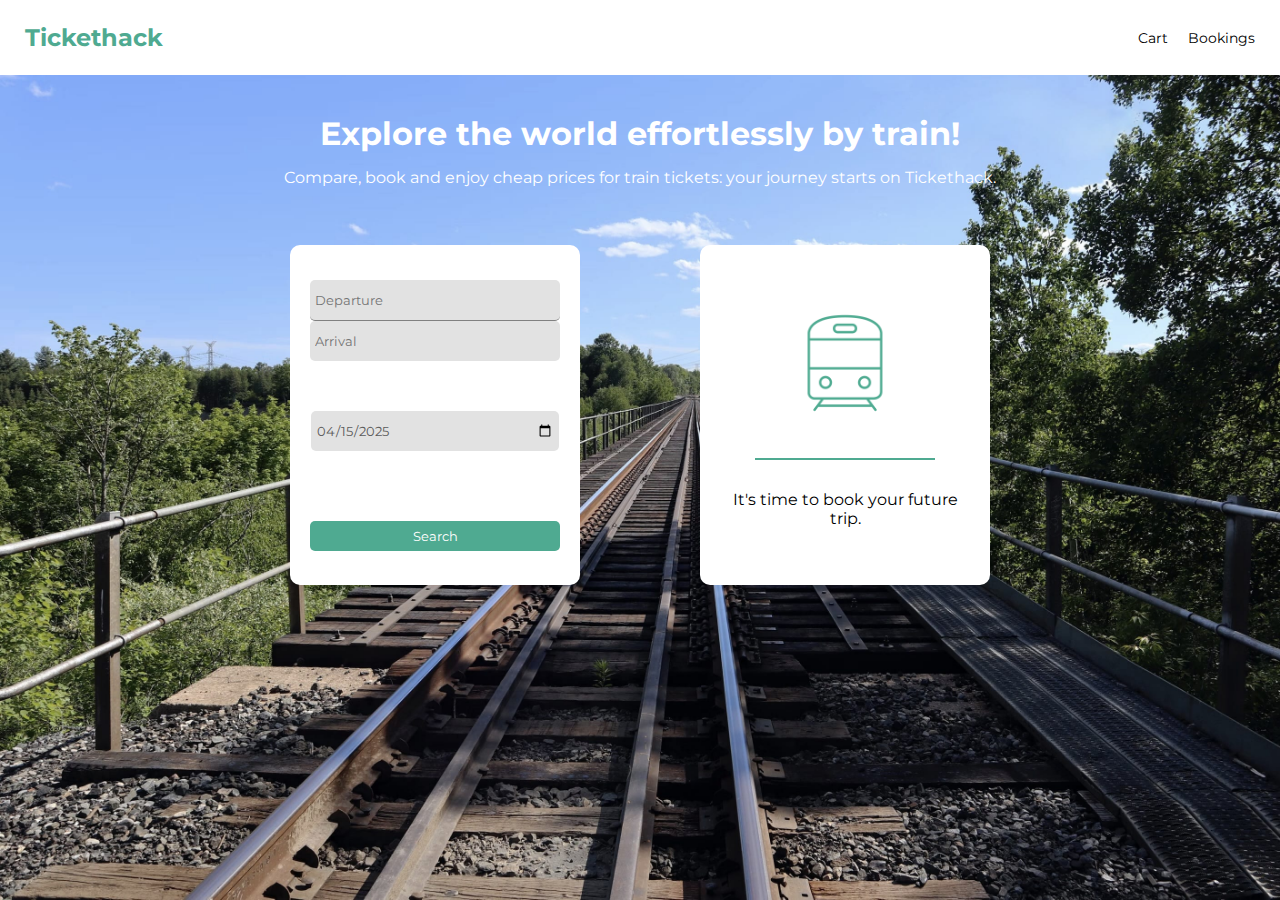
<file: index.html>
<!DOCTYPE html>
<html lang="en">
<head>
  <meta charset="UTF-8">
  <meta name="viewport" content="width=device-width, initial-scale=1.0">
  <link rel="stylesheet" href="./stylesheets/style.css">
  <link rel="preconnect" href="https://fonts.googleapis.com">
  <link rel="preconnect" href="https://fonts.gstatic.com" crossorigin>
  <link href="https://fonts.googleapis.com/css2?family=Montserrat:ital,wght@0,100..900;1,100..900&display=swap" rel="stylesheet">
  <title>Tickethack</title>
</head>
<body>
  <div id="container">
    <nav id="nav">
      <div>
        <a id="nav-logo" href="./index.html">Tickethack</a>
      </div>
      <div>
        <ul>
          <li><a href="./cart.html">Cart</a></li>
          <li><a href="./bookings.html">Bookings</a></li>
        </ul>
      </div>
    </nav>
    <div id="title">
      <h1>Explore the world effortlessly by train!</h1>
      <p>Compare, book and enjoy cheap prices for train tickets: your journey starts on Tickethack.</p>
    </div>
    <div id="content">
      <div id="left-container">
        <div id="trip-input">
          <input id="departure" type="text" placeholder="Departure">
          <input id="arrival" type="text" placeholder="Arrival">
        </div>
        <div id="date-input">
          <input id="date" type="date" value="2025-04-15">
        </div>
        <button id="search-btn">Search</button>
      </div>
      <div id="right-container">
        <img id="logo-img" src="./images/train.png" alt="logo train">
        <div id="border"></div>
        <p>It's time to book your future trip.</p>
      </div>
    </div>
  </div>
  <script src="./javascript/script.js"></script>
</body>
</html>
</file>
<file: stylesheets/style.css>
/* General */

* {
  margin: 0;
  font-family: 'Montserrat', sans-serif;
  list-style: none;
  text-decoration: none;
  color: inherit;
  border: none;
}

#container {
  height: 100vh;
  display: grid;
  grid-template-rows: repeat(12, 1fr);
  grid-template-columns: repeat(12, 1fr);
  background-image: url('../images/background.jpg');
  background-size: cover;
}

/* Nav */

#nav {
  grid-row-start: 1;
  grid-row-end: 2;
  grid-column-start: 1;
  grid-column-end: 13;
  display: flex;
  align-items: center;
  justify-content: space-between;
  background-color: white;
  padding: 0 25px;
}

#nav-logo {
  color: #4FAA91;
  font-size: 24px;
  font-weight: bold;
}

ul {
  display: flex;
  gap: 20px;
  font-size: 14px;
}

/* Title */

#title {
  grid-row-start: 2;
  grid-row-end: 4;
  grid-column-start: 1;
  grid-column-end: 13;
  color: white;
  display: flex;
  flex-direction: column;
  align-items: center;
  justify-content: center;
}

#title p {
  margin-top: 15px;
}

/* Content */

#content {
  grid-row-start: 4;
  grid-row-end: 13;
  grid-column-start: 1;
  grid-column-end: 13;
  display: flex;
  justify-content: center;
}


#left-container, #right-container {
  background-color: white;
  width: 250px;
  height: 300px;
  margin: 20px 60px;
  border-radius: 10px;
  padding: 20px;
  display: flex;
  flex-direction: column;
  align-items: center;
  justify-content: center;
  text-align: center;
}

#right-container {
  overflow-y: scroll;
}

.trip-container, .cart {
  font-size: 13px;
  width: 100%;
  display: flex;
  align-items: center;
  justify-content: space-between;
  margin: 5px 0;
  background-color: rgb(226, 226, 226);
  padding: 5px;
  border-radius: 5px;
  min-height: 30px;
}

.trip-info, .cart-info {
  display: flex;
  align-items: center;
  justify-content: center;
}

.book-btn, .delete-btn, .purchase-btn {
  background-color: #4FAA91;
  color: white;
  border-radius: 5px;
  cursor: pointer;
  min-height: 25px;
}

#border {
  width: 180px;
  height: 5px;
  border-bottom: 2px solid #4FAA91;
  margin: 30px 0;
}

#departure, #arrival, #date {
  height: 30px;
  background-color: rgb(226, 226, 226);
  border-radius: 5px;
  padding: 5px;
  cursor: pointer;
}

#date {
  width: 95%;
  margin: 50px 0 70px 0;
}

#departure {
  border-bottom: 1px solid grey;
}

#trip-input {
  width: 100%;
  display: flex;
  flex-direction: column;
}

#date-input {
  width: 100%;
  color: rgb(90, 90, 90);
}

#search-btn {
  width: 100%;
  background-color: #4FAA91;
  color: white;
  height: 30px;
  border-radius: 5px;
  padding: 5px;
  cursor: pointer;
}

#logo-img {
  width: 120px;
}

/* Booking page - Cart page */

.container {
  height: 100vh;
  display: grid;
  grid-template-rows: repeat(12, 1fr);
  grid-template-columns: repeat(12, 1fr);
}

#cart-container, #booking-container {
  grid-row-start: 2;
  grid-row-end: 13;
  grid-column-start: 1;
  grid-column-end: 13;
  background-color:  rgb(226, 226, 226);
  display: flex;
  flex-direction: column;
  align-items: center;
  justify-content: center;
}

.text {
  display: flex;
  align-items: center;
  justify-content: center;
  height: 100px;
  width : 450px;
  justify-content: center;
  align-items: center;
  background-color: white;
  border-radius: 8px;
  
}
.text2 {
  display: flex;
  flex-direction: column;
  align-items: center;
  justify-content: center;
  padding-top: 10px;
  padding-bottom: 10px;

}

.text3 {
  display: flex;
  flex-direction: column;
  align-items: center;
  justify-content: center;
  padding-top: 10px;
  padding-bottom: 10px;
}

.booking-info, #content-cart {
  font-size: 13px;
  display: flex;
  flex-direction: column;
  align-items: center;
  justify-content: space-around;
  background-color: white;
  border-radius: 5px;
  padding: 30px 70px;
  width: 600px;
}

.booking-info .text-booking {
  color: #4FAA91;
}

#bookings, #cart-list {
  display: flex;
  width: 100%;
  margin: 20px 0;
  font-size: 13px;
}

.border-booking {
  width: 170px;
  border-bottom: 2px solid #4FAA91;
  margin-bottom: 20px;
}

#total-cart {
  background-color: rgb(11, 11, 69);
  color: white;
  width: 600px;
  padding: 10px 70px;
  border-radius: 0 0 5px 5px;
  display: flex;
  align-items: center;
  justify-content: space-between;
}

#cart-list, #bookings {
  display: flex;
  flex-direction: column;
}

.cart-info {
  min-width: 100px;
}
</file>
